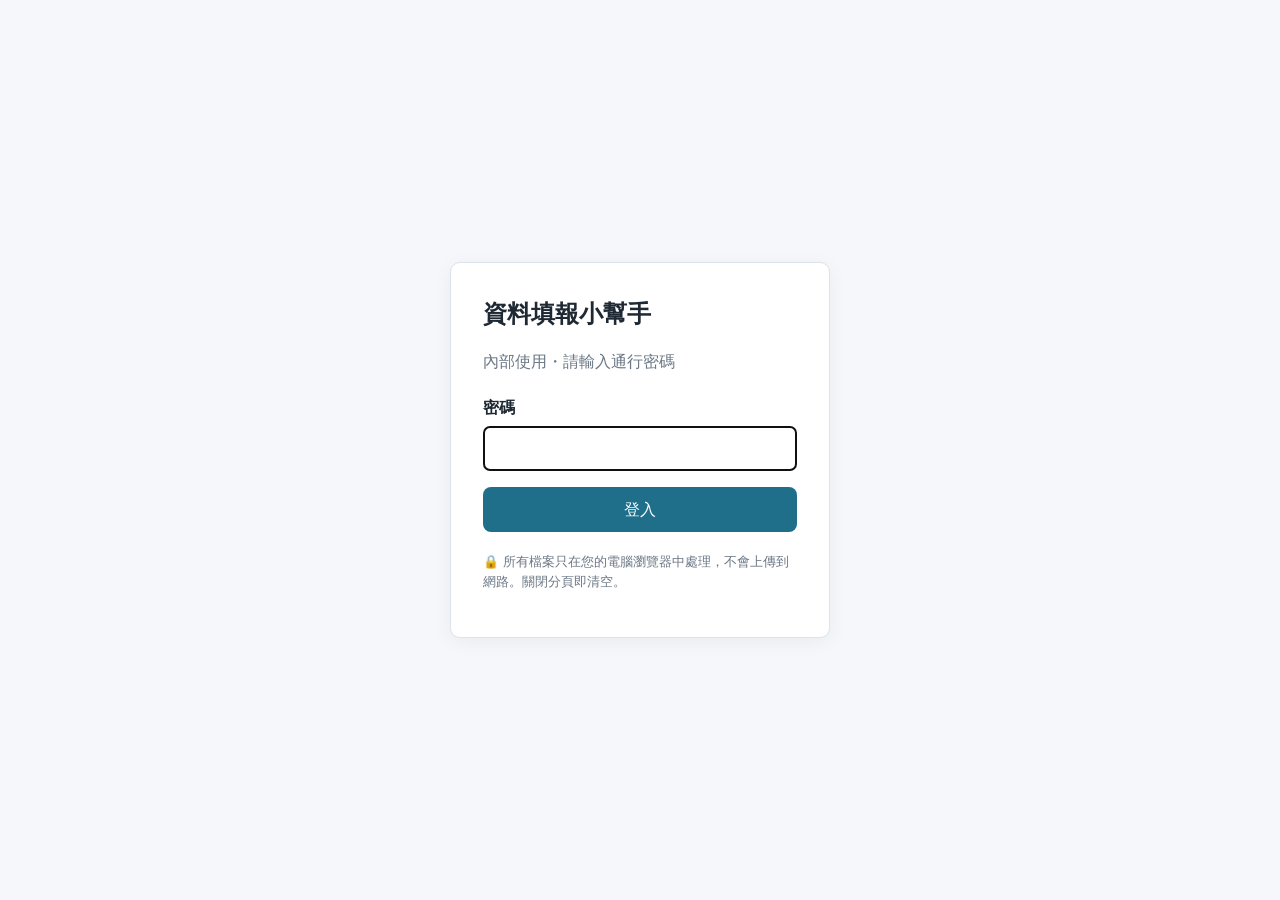
<file: index.html>
<!DOCTYPE html>
<html lang="zh-Hant-TW">
<head>
  <meta charset="UTF-8">
  <meta name="viewport" content="width=device-width, initial-scale=1.0">
  <!-- 不讓搜尋引擎收錄 -->
  <meta name="robots" content="noindex, nofollow">
  <!-- 安全政策：只能連線到本站自己（connect-src 'self'，供文字辨識模型載入），禁止傳到任何外部伺服器。
       wasm-unsafe-eval 讓本站 lib/tesseract 的辨識引擎（WebAssembly）可以執行。 -->
  <meta http-equiv="Content-Security-Policy"
        content="default-src 'self'; script-src 'self' 'wasm-unsafe-eval'; style-src 'self'; img-src 'self' data: blob:; connect-src 'self'; worker-src 'self' blob:; form-action 'none'; base-uri 'none'">
  <title>資料填報小幫手</title>
  <link rel="icon" href="data:,">
  <link rel="stylesheet" href="css/style.css">
</head>
<body>

  <!-- ===== 登入畫面 ===== -->
  <section id="login-view" class="login-view" hidden>
    <form id="login-form" class="login-card" autocomplete="off">
      <h1>資料填報小幫手</h1>
      <p class="muted">內部使用・請輸入通行密碼</p>
      <label for="password">密碼</label>
      <input id="password" type="password" required autofocus>
      <button type="submit" class="btn-primary">登入</button>
      <p id="login-error" class="error" hidden></p>
      <p class="note">🔒 所有檔案只在您的電腦瀏覽器中處理，不會上傳到網路。關閉分頁即清空。</p>
    </form>
  </section>

  <!-- ===== 主畫面（登入後顯示） ===== -->
  <div id="app-view" class="app-view" hidden>
    <header class="topbar">
      <div class="brand">資料填報小幫手</div>
      <nav id="tabs" class="tabs" role="tablist">
        <button class="tab active" data-tab="home" role="tab">首頁</button>
        <button class="tab" data-tab="teaching-clinic" role="tab">教學住診</button>
        <button class="tab" data-tab="outpatient" role="tab">教學門診</button>
        <button class="tab" data-tab="tutor" role="tab">導生座談</button>
        <button class="tab" data-tab="film" role="tab">全人電影</button>
      </nav>
      <div class="topbar-right">
        <span id="idle-timer" class="muted small"></span>
        <button id="clear-btn" class="btn-ghost" title="清除目前所有已匯入資料">清空資料</button>
        <button id="logout-btn" class="btn-ghost">登出</button>
      </div>
    </header>

    <main>
      <!-- 首頁 -->
      <section id="tab-home" class="tab-panel active">
        <h2>首頁</h2>
        <p class="muted">請選擇要處理的項目。每個分頁的資料分開計算，互不影響。</p>
        <div class="card-grid">
          <button class="feature-card" data-goto="teaching-clinic">
            <span class="card-tag">可使用</span>
            <h3>教學住診</h3>
            <p>以各單位<b>補助費申請單（PDF）</b>為基準，比對 rawdata；每位老師每週 1,000 元。</p>
          </button>
          <button class="feature-card" data-goto="outpatient">
            <span class="card-tag">可使用</span>
            <h3>教學門診</h3>
            <p>以各單位<b>補助費申請單（PDF／Word）</b>為基準，比對 rawdata；每位學員 500 元、每日上限 1,500 元。</p>
          </button>
          <button class="feature-card" data-goto="tutor">
            <span class="card-tag">可使用</span>
            <h3>導生座談</h3>
            <p>rawdata ＋ 手寫簽到簿：產生每月檢核狀態（V／院內）、餐費補助結報與重複申請清單。</p>
          </button>
          <button class="feature-card" data-goto="film">
            <span class="card-tag">可使用</span>
            <h3>全人電影</h3>
            <p>心得張貼 ＋ 票選資料：依規則重新計票（重複號碼只算一次），標出作者部門含「聯合」「台南」者，並附字數、AI 風格與複製參考。</p>
          </button>
          <div class="feature-card disabled">
            <span class="card-tag gray">規劃中</span>
            <h3>其他分頁</h3>
            <p>之後依需求新增。</p>
          </div>
        </div>

        <div class="info-box">
          <h4>🔒 資料安全說明</h4>
          <ul>
            <li>檔案只在本機瀏覽器記憶體中處理，<strong>不會傳送到任何伺服器</strong>（網頁已設定禁止對外連線）。</li>
            <li>不使用瀏覽器儲存空間保存資料；<strong>關閉或重新整理分頁即清空</strong>。</li>
            <li id="idle-note">閒置 <span id="idle-minutes"></span> 分鐘自動登出並清除資料。</li>
          </ul>
        </div>
      </section>

      <!-- 教學門住診 -->
      <section id="tab-teaching-clinic" class="tab-panel">
        <h2>教學住診</h2>

        <!-- ===== 教學住診 ===== -->
        <div id="ip-root">
          <div class="step">
            <h3>① 匯入檔案</h3>
            <p class="muted small">可一次拖入全部檔案，系統會自動分辨：
              <b>範本</b>（要填的名冊 .xlsx）、<b>rawdata</b>（含「課程rawdata」工作表的 .xlsx）、<b>申請單／紀錄表</b>（各單位教學住診補助費申請單、手寫住診教學紀錄表的掃描 PDF，可多個）。全部自動辨識，辨識不出的在下載的名冊以<b class="text-red">紅字</b>標示。<br><b>計費以申請單為基準</b>：只有申請單上列的才計費，rawdata 用來比對與取得卡號。</p>
            <label id="ip-dropzone" class="dropzone">
              <input id="ip-file" type="file" multiple accept=".xlsx,.pdf" hidden>
              <strong>拖曳檔案到這裡</strong>，或點擊選擇檔案
              <span class="muted small">.xlsx ・ .pdf</span>
            </label>
            <div id="ip-status" class="status-list"></div>
            <div class="settings">
              <label>月份 <input id="ip-month" type="month"></label>
              <label>計週方式
                <select id="ip-week-start">
                  <option value="1">週一 ～ 週日</option>
                  <option value="0">週日 ～ 週六</option>
                </select>
              </label>
              <span class="muted small">每週 1,000 元；同一週教學多天仍只算 1,000 元。</span>
            </div>
          </div>

          <div id="ip-app-step" class="step" hidden>
            <h3>② 申請單（PDF）辨識與比對</h3>
            <p class="muted small">自動轉正、辨識每一列的教學日期、主治醫師、學員，並與 rawdata 比對。無法辨識的列直接計入，在下載的名冊中以<b class="text-red">紅字</b>（卡號或金額空白）標示，請下載後人工核對。</p>
            <div id="ip-app"></div>
          </div>

          <div id="ip-pdf-step" class="step" hidden>
            <h3>②-2 手寫紀錄確認</h3>
            <p class="muted small">請對照影像輸入「指導教師」與「教學日」。輸入姓名後會自動從 rawdata 帶出卡號與單位；找不到時請手動填卡號。</p>
            <div id="ip-pdf-list" class="pdf-list"></div>
          </div>

          <div id="ip-result-step" class="step" hidden>
            <h3>③ 計算結果</h3>
            <div id="ip-stats" class="stats"></div>
            <div id="ip-warnings"></div>
            <div class="result-toolbar">
              <input id="ip-filter" type="search" placeholder="搜尋單位、卡號、姓名">
              <button id="ip-raw-download" class="btn-ghost">下載比對後的 rawdata（綠＝與申請單對到）</button>
              <button id="ip-download" class="btn-primary inline">下載填好的名冊 (.xlsx)</button>
            </div>
            <div class="table-wrap">
              <table class="file-table">
                <thead><tr><th>年</th><th>月</th><th>單位</th><th>卡號</th><th>姓名</th><th>金額</th><th>備註</th><th>教學日</th></tr></thead>
                <tbody id="ip-result"></tbody>
              </table>
            </div>
          </div>
        </div>
      </section>

      <!-- 教學門診 -->
      <section id="tab-outpatient" class="tab-panel">
        <h2>教學門診</h2>

        <!-- ===== 教學門診 ===== -->
        <div id="op-root">
          <div class="step">
            <h3>① 匯入檔案</h3>
            <p class="muted small">可一次拖入全部檔案：<b>範本</b>（教學門診名冊 .xlsx）、<b>rawdata</b>（含「課程rawdata」工作表的 .xlsx）、
              <b>申請單</b>（各單位的教學門診補助費申請單：掃描 PDF 或 Word .doc，可多個）。<br><b>計費以申請單為基準</b>：只有申請單上列的才計費，rawdata 用來比對與取得卡號。</p>
            <label id="op-dropzone" class="dropzone">
              <input id="op-file" type="file" multiple accept=".xlsx,.doc,.pdf" hidden>
              <strong>拖曳檔案到這裡</strong>，或點擊選擇檔案
              <span class="muted small">.xlsx ・ .pdf ・ .doc</span>
            </label>
            <div id="op-status" class="status-list"></div>
            <div class="settings">
              <label>月份 <input id="op-month" type="month"></label>
              <label class="check-inline"><input id="op-include-app" type="checkbox" checked>
                申請單有、系統沒有（或老師未評核）的學員也計入（紅字標示）</label>
              <span class="muted small">每位學員 500 元，每位老師每日上限 3 位（1,500 元）。</span>
            </div>
          </div>

          <div id="op-app-step" class="step" hidden>
            <h3>② 申請單（PDF）辨識與比對</h3>
            <p class="muted small">自動轉正、辨識每一列的日期、主治醫師、學員（含 Word 版一列多位學員、民國日期），並與 rawdata 比對。無法辨識的列直接計入，在下載的名冊中以<b class="text-red">紅字</b>（卡號或金額空白）標示，請下載後人工核對。</p>
            <div id="op-app"></div>
          </div>

          <div id="op-cmp-step" class="step" hidden>
            <h3>②-2 Word 申請單比對</h3>
            <p class="muted small">比對申請單上的老師與日期。「僅申請單」＝系統沒有已評核紀錄的學員；「僅系統」＝系統有、申請單沒列的學員。</p>
            <div id="op-cmp-summary" class="stats"></div>
            <div class="result-toolbar">
              <label class="check-inline"><input id="op-cmp-diff-only" type="checkbox" checked>只顯示有差異的</label>
            </div>
            <div class="table-wrap">
              <table class="file-table">
                <thead><tr><th>申請單位</th><th>主治醫師</th><th>卡號</th><th>日期</th><th>申請</th><th>系統</th><th>僅申請單</th><th>僅系統</th><th>狀態</th></tr></thead>
                <tbody id="op-cmp"></tbody>
              </table>
            </div>
          </div>

          <div id="op-result-step" class="step" hidden>
            <h3>③ 計算結果</h3>
            <div id="op-stats" class="stats"></div>
            <div id="op-warnings"></div>
            <div class="result-toolbar">
              <input id="op-filter" type="search" placeholder="搜尋單位、卡號、姓名">
              <button id="op-raw-download" class="btn-ghost">下載比對後的 rawdata（綠＝與申請單對到）</button>
              <button id="op-download" class="btn-primary inline">下載填好的名冊 (.xlsx)</button>
            </div>
            <div class="table-wrap">
              <table class="file-table">
                <thead><tr><th>年</th><th>月</th><th>單位</th><th>卡號</th><th>姓名</th><th>金額</th><th>備註</th></tr></thead>
                <tbody id="op-result"></tbody>
              </table>
            </div>
          </div>
        </div>
      </section>


      <!-- 導生座談 -->
      <section id="tab-tutor" class="tab-panel">
        <h2>導生座談</h2>
        <div class="subtabs">
          <button class="subtab active" data-sub="rate">導談完成率（rawdata）</button>
          <button class="subtab" data-sub="meal">簽到簿餐費（PDF）</button>
        </div>

        <!-- ===== 導談完成率：rawdata 填入原始統計檔 ===== -->
        <div data-subpanel="rate">
          <div class="step">
            <h3>① 匯入檔案</h3>
            <p class="muted small">拖入 <b>3 個 rawdata</b>（PGY／住院醫師／實習生 導生會談細項 .xlsx）與 <b>原始的導談完成率統計</b> .xlsx。
              程式會在統計檔各工作表（R檢核／PGY／C）的當月欄位填入「V」與座談日期，<b>只填空白格、不覆寫</b>，其餘內容與格式完全不動。</p>
            <label id="tf-dropzone" class="dropzone">
              <input id="tf-file" type="file" multiple accept=".xlsx" hidden>
              <strong>拖曳檔案到這裡</strong>，或點擊選擇檔案
              <span class="muted small">.xlsx</span>
            </label>
            <div id="tf-status" class="status-list"></div>
            <div class="settings"><label>只處理某月 <input id="tf-month" type="month"></label>
              <span class="muted small">留空＝依每筆的<b>座談日期</b>填入對應月份（全部月份）</span></div>
          </div>
          <div id="tf-result-step" class="step" hidden>
            <h3>② 填入結果</h3>
            <div id="tf-stats" class="stats"></div>
            <div id="tf-warnings"></div>
            <div class="table-wrap"><table class="file-table">
              <thead><tr><th>月份</th><th>工作表</th><th>月份欄</th><th>填入</th><th>已有資料</th><th>找不到欄位</th></tr></thead>
              <tbody id="tf-sheets"></tbody>
            </table></div>
            <div class="result-toolbar">
              <span class="muted small">下載的是原始統計檔＋本月填入的內容。</span>
              <button id="tf-download" class="btn-primary inline">下載填好的導談完成率 (.xlsx)</button>
            </div>
            <div id="tf-lists"></div>
          </div>
        </div>

        <!-- ===== 簽到簿餐費：PDF ===== -->
        <div data-subpanel="meal" hidden>
        <div class="step">
          <h3>① 匯入檔案</h3>
          <p class="muted small">可一次拖入全部檔案：<b>rawdata</b>（PGY／住院醫師／實習生 導生會談細項 .xlsx）、
            <b>導談完成率統計</b>（當作學員名冊 .xlsx）、<b>簽到簿</b>（.pdf，檔名含 PGY／R／實習生／臨培／青果森）。</p>
          <label id="tu-dropzone" class="dropzone">
            <input id="tu-file" type="file" multiple accept=".xlsx,.pdf" hidden>
            <strong>拖曳檔案到這裡</strong>，或點擊選擇檔案
            <span class="muted small">.xlsx ・ .pdf</span>
          </label>
          <div id="tu-status" class="status-list"></div>
          <div class="settings">
            <label>月份 <input id="tu-month" type="month"></label>
            <span class="muted small">V＝系統有紀錄；院內＝有簽到（美德耐＋青果森）；院外請自行填寫。</span>
          </div>
        </div>

        <div id="tu-sign-step" class="step" hidden>
          <h3>② 簽到簿自動辨識</h3>
          <div class="info-box small">程式會自動找出有手寫的列，以 PaddleOCR 手寫辨識（本機執行）讀取<b>日期、姓名、卡號、GSM</b>，再與名冊、rawdata 綜合比對（明顯領先者才採用；日期以系統座談日期補足）。
            辨識不出的列自動列入「無法辨識」，在下載的結果中以<b class="text-red">紅字</b>標示，請人工審核。
            <div id="tu-ocr-status" class="muted"></div></div>
          <div id="tu-pages"></div>
        </div>

        <div id="tu-result-step" class="step" hidden>
          <h3>③ 結果</h3>
          <div id="tu-stats" class="stats"></div>
          <div id="tu-warnings"></div>
          <div class="result-grid">
            <div>
              <h4>餐費補助</h4>
              <div class="table-wrap"><table class="file-table">
                <thead><tr><th>職類</th><th>原本人數</th><th>修正人數</th><th>單價</th><th>原本金額</th><th>修正金額</th></tr></thead>
                <tbody id="tu-meal"></tbody>
              </table></div>
            </div>
            <div>
              <h4>結報信件 <button id="tu-copy" class="btn-ghost small">複製</button></h4>
              <textarea id="tu-message" class="message-box" readonly rows="12"></textarea>
            </div>
          </div>
          <div id="tu-lists"></div>
          <h4>檢核結果（與下載檔相同）</h4>
          <div class="result-toolbar">
            <input id="tu-filter" type="search" placeholder="搜尋類別、單位、卡號、姓名、導師">
            <label class="check-inline"><input id="tu-only-status" type="checkbox" checked>只顯示本月有狀態的</label>
            <button id="tu-download" class="btn-ghost">下載結果明細 (.xlsx)</button>
            <button id="tu-fill-download" class="btn-primary inline">下載填好「院內」的導談完成率 (.xlsx)</button>
          </div>
          <p class="muted small">「填好院內」：在匯入的導談完成率統計檔（可用①下載的檔案）當月欄位寫入「院內」；空白或原為 V 才寫，
            簽到但系統無紀錄者紅底白字；院外／外訓等手動內容不覆寫。</p>
          <div id="tu-fill-report"></div>
          <div class="table-wrap">
            <table class="file-table">
              <thead><tr><th>類別</th><th>名冊工作表</th><th>名冊列號</th><th>單位</th><th>卡號</th><th>姓名</th><th>導師</th><th>狀態</th><th>座談日期</th><th>系統筆數</th><th>簽到來源</th><th>備註</th></tr></thead>
              <tbody id="tu-result"></tbody>
            </table>
          </div>
        </div>
        </div><!-- /簽到簿餐費 -->
      </section>

      <!-- 全人電影 -->
      <section id="tab-film" class="tab-panel">
        <h2>全人電影</h2>
        <div class="step">
          <h3>① 匯入檔案</h3>
          <p class="muted small">拖入 <b>心得張貼</b>（工作表 101-200、201-300…；A 編號、B 心得、C 作者）與 <b>票選資料</b>（含「符合票選資格」工作表）兩個 .xlsx，系統自動分辨。</p>
          <label id="fm-dropzone" class="dropzone">
            <input id="fm-file" type="file" multiple accept=".xlsx" hidden>
            <strong>拖曳檔案到這裡</strong>，或點擊選擇檔案
            <span class="muted small">.xlsx</span>
          </label>
          <div id="fm-status" class="status-list"></div>
          <div class="settings">
            <label>標示部門含 <input id="fm-keywords" type="text" value="聯合、台南、臺南"></label>
            <span class="muted small">多個關鍵字用頓號或逗號分隔。</span>
          </div>
          <div class="info-box small">
            <b>計票規則</b>：直接解析每張票的<b>原始填答</b>（不用 Excel 已切好的三欄，那三欄常切錯）。
            全形數字、頓號、全形逗號、換行、「1.」「2，」序號都能處理；連在一起的號碼（如 103106108）自動切開。
            只算心得檔裡真的有心得的編號；<b>同一張票重複的號碼只算一次</b>；每張票最多 3 票。<br>
            <b>部門對照</b>：以心得作者姓名對照「符合票選資格」的姓名取得部門，找不到再查其他名單工作表（如 Sheet1）。只用姓名比對，同名者請人工確認。<br>
            <b>字數與 AI 風格（僅供參考，不能當作認定依據）</b>：字數只算中文字。不足 100 字的心得格填<span class="film-legend film-short">綠色</span>。
            不足 60 字為「無法判斷」。其餘評分：AI 常見句型（如「不只是…更是」「不是…而是」、說教式收尾、總結語、文藝套語）、
            段落長度很平均、有標題或條列、評論腔用語、書面標點、含英文片名或導演演員全名等資料、篇幅長會加分；
            口語用詞、非標準標點、個人經驗會減分。7 分以上<span class="film-legend film-lv-high">高</span>、4 分以上<span class="film-legend film-lv-mid">中</span>、其餘低；
            不足 150 字最高只判中。判斷依據欄會列出每篇加減分的理由。
            心得之間有大段相同文字（佔較短一篇一半以上）者，在「複製參考」以<span class="film-legend film-copy">紫色</span>列出對方編號（最多 4 篇）。
          </div>
        </div>

        <div id="fm-result-step" class="step" hidden>
          <h3>② 結果</h3>
          <div id="fm-stats" class="stats"></div>
          <div id="fm-warnings"></div>
          <div class="result-toolbar">
            <input id="fm-filter" type="search" placeholder="搜尋編號、作者、部門、心得內容、判斷依據">
            <label>顯示
              <select id="fm-show">
                <option value="all">全部</option>
                <option value="short">不足 100 字</option>
                <option value="ai">AI 風格 中／高</option>
                <option value="high">AI 風格 高</option>
                <option value="copy">與他人有相同段落</option>
              </select>
            </label>
            <label class="check-inline"><input id="fm-only-flag" type="checkbox"><span id="fm-only-flag-label">只顯示標示者</span></label>
            <button id="fm-download" class="btn-primary inline">下載心得票數 (.xlsx)</button>
          </div>
          <div class="table-wrap">
            <table class="file-table">
              <thead><tr><th>編號</th><th>心得</th><th>心得作者</th><th>票數</th><th>部門（對照02）</th><th id="fm-flag-head">標示</th><th>對照說明</th><th>AI風格參考</th><th>判斷依據（僅供參考）</th><th>網路/他人複製參考</th></tr></thead>
              <tbody id="fm-result"></tbody>
            </table>
          </div>
          <details class="film-details">
            <summary>有特別處理的選票（<span id="fm-ballot-count">0</span> 張；完整明細在下載檔「計票明細」）</summary>
            <div class="table-wrap">
              <table class="file-table">
                <thead><tr><th>原始列號</th><th>帳號</th><th>姓名</th><th>原始填答</th><th>有效票</th><th>處理說明</th></tr></thead>
                <tbody id="fm-ballots"></tbody>
              </table>
            </div>
          </details>
        </div>
      </section>

      <!-- 影像放大檢視 -->
      <div id="img-viewer" class="img-viewer" hidden><img alt="手寫紀錄"></div>
    </main>
  </div>

  <!-- 函式庫皆放在本站 lib/，不連外部網路 -->
  <script src="lib/xlsx.full.min.js"></script>
  <script src="lib/exceljs.min.js"></script>
  <script src="lib/pdf.min.js"></script>
  <script src="js/core/inpatient-calc.js"></script>
  <script src="js/core/inpatient-fill.js"></script>
  <script src="js/core/doc-reader.js"></script>
  <script src="js/core/outpatient-calc.js"></script>
  <script src="js/core/tutor-calc.js"></script>
  <script src="lib/jszip.min.js"></script>
  <script src="js/core/tutor-fill.js"></script>
  <script src="js/core/sheet-detect.js"></script>
  <script src="js/core/s2t.js"></script>
  <script src="js/core/app-form.js"></script>
  <script src="js/core/film-calc.js"></script>
  <script src="lib/tesseract/tesseract.min.js"></script>
  <script src="lib/onnx/ort.min.js"></script>
  <script src="js/core/paddle-rec.js"></script>
  <script src="js/auth.js"></script>
  <script src="js/app.js"></script>
  <script src="js/tabs/app-pdf.js"></script>
  <script src="js/tabs/teaching-clinic.js"></script>
  <script src="js/tabs/outpatient.js"></script>
  <script src="js/tabs/tutor.js"></script>
  <script src="js/tabs/tutor-fill.js"></script>
  <script src="js/tabs/film.js"></script>
</body>
</html>
</file>
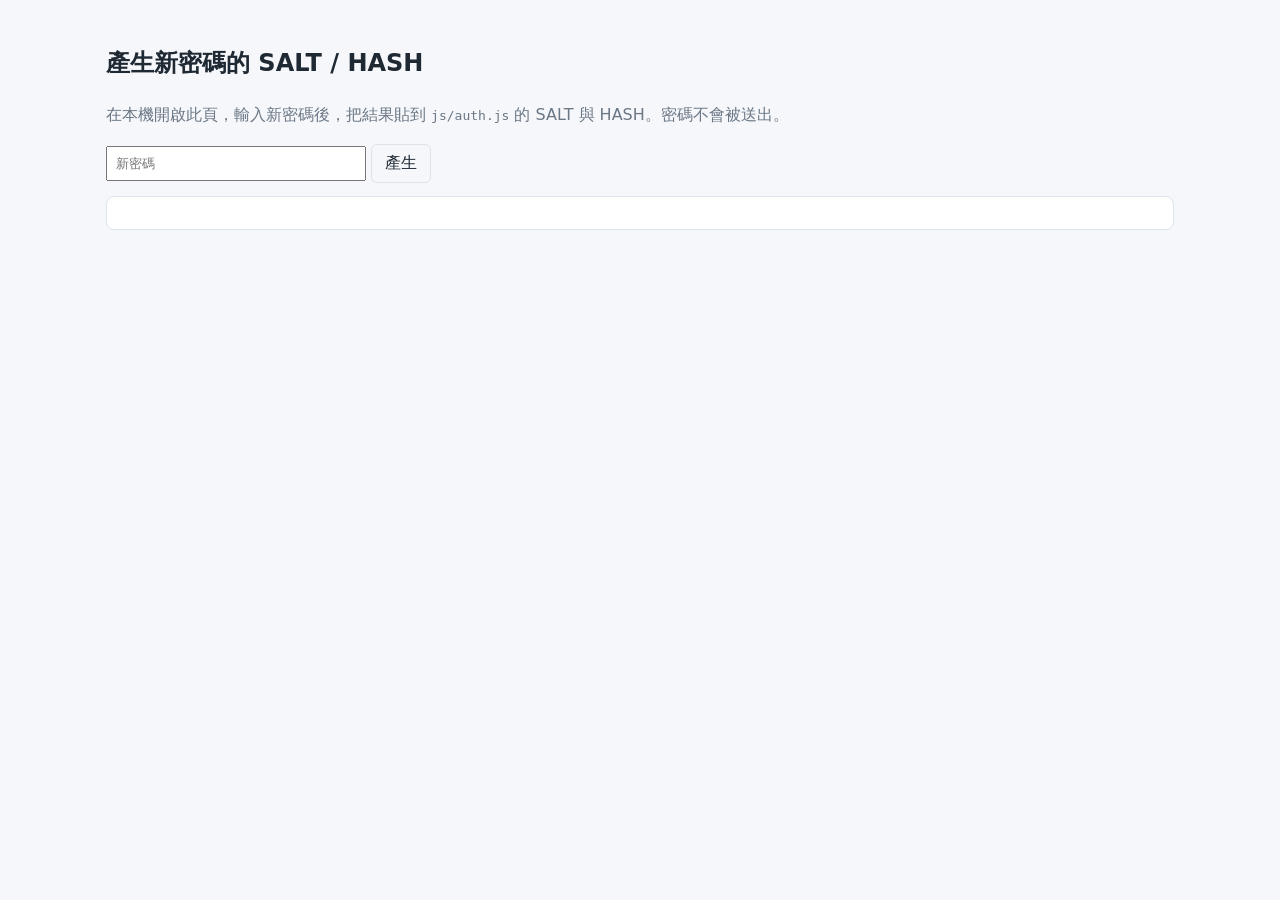
<file: tools/make-hash.html>
<!DOCTYPE html>
<html lang="zh-Hant-TW">
<head>
  <meta charset="UTF-8">
  <meta name="viewport" content="width=device-width, initial-scale=1.0">
  <meta name="robots" content="noindex, nofollow">
  <title>產生密碼雜湊</title>
  <link rel="stylesheet" href="../css/style.css">
</head>
<body>
  <main>
    <h2>產生新密碼的 SALT / HASH</h2>
    <p class="muted">在本機開啟此頁，輸入新密碼後，把結果貼到 <code>js/auth.js</code> 的 SALT 與 HASH。密碼不會被送出。</p>
    <input id="pw" type="password" placeholder="新密碼" style="padding:.5rem;width:260px">
    <button id="go" class="btn-ghost">產生</button>
    <pre id="out" style="background:#fff;padding:1rem;border:1px solid #dde3ea;border-radius:8px;white-space:pre-wrap"></pre>
  </main>
  <script src="../js/auth.js"></script>
  <script src="make-hash.js"></script>
</body>
</html>
</file>
<file: css/style.css>
:root {
  --bg: #f5f7fa;
  --surface: #ffffff;
  --text: #1f2933;
  --muted: #6b7785;
  --border: #dde3ea;
  --primary: #1f6f8b;
  --primary-hover: #185a71;
  --accent-bg: #e8f3f7;
  --danger: #c0392b;
  --radius: 10px;
}

* {
  box-sizing: border-box;
}
html,
body {
  margin: 0;
}
body {
  font-family: "Microsoft JhengHei", "Noto Sans TC", system-ui, sans-serif;
  background: var(--bg);
  color: var(--text);
  line-height: 1.6;
}
[hidden] {
  display: none !important;
}
.muted {
  color: var(--muted);
}
.small {
  font-size: 0.85rem;
}
.error {
  color: var(--danger);
  margin: 0.5rem 0 0;
}

button {
  font: inherit;
  cursor: pointer;
}
.btn-primary {
  background: var(--primary);
  color: #fff;
  border: 0;
  padding: 0.6rem 1rem;
  border-radius: 8px;
  width: 100%;
  margin-top: 1rem;
}
.btn-primary:hover {
  background: var(--primary-hover);
}
.btn-ghost {
  background: transparent;
  border: 1px solid var(--border);
  color: var(--text);
  padding: 0.35rem 0.8rem;
  border-radius: 6px;
}
.btn-ghost:hover {
  background: var(--accent-bg);
}

/* ---- 登入 ---- */
.login-view {
  min-height: 100vh;
  display: grid;
  place-items: center;
  padding: 16px;
}
.login-card {
  background: var(--surface);
  border: 1px solid var(--border);
  border-radius: var(--radius);
  padding: 2rem;
  width: 100%;
  max-width: 380px;
  box-shadow: 0 4px 20px rgba(0, 0, 0, 0.05);
}
.login-card h1 {
  margin: 0 0 0.25rem;
  font-size: 1.5rem;
}
.login-card label {
  display: block;
  margin-top: 1.25rem;
  font-weight: 600;
}
.login-card input {
  width: 100%;
  padding: 0.55rem 0.7rem;
  margin-top: 0.35rem;
  border: 1px solid var(--border);
  border-radius: 6px;
  font: inherit;
}
.note {
  font-size: 0.8rem;
  color: var(--muted);
  margin-top: 1.25rem;
}

/* ---- 頂部列與分頁 ---- */
.topbar {
  position: sticky;
  top: 0;
  z-index: 10;
  display: flex;
  align-items: center;
  gap: 1rem;
  flex-wrap: wrap;
  background: var(--surface);
  border-bottom: 1px solid var(--border);
  padding: 0.5rem 16px;
}
.brand {
  font-weight: 700;
  color: var(--primary);
}
.tabs {
  display: flex;
  gap: 0.25rem;
  flex: 1;
  overflow-x: auto;
}
.tab {
  background: none;
  border: 0;
  padding: 0.5rem 0.9rem;
  border-radius: 6px;
  color: var(--muted);
  white-space: nowrap;
}
.tab:hover {
  background: var(--accent-bg);
}
.tab.active {
  background: var(--primary);
  color: #fff;
}
.topbar-right {
  display: flex;
  align-items: center;
  gap: 0.5rem;
}

main {
  max-width: 1100px;
  margin: 0 auto;
  padding: 1.5rem 16px 3rem;
}
.tab-panel {
  display: none;
}
.tab-panel.active {
  display: block;
}
.tab-panel h2 {
  margin-top: 0;
}

/* ---- 首頁卡片 ---- */
.card-grid {
  display: grid;
  gap: 1rem;
  grid-template-columns: repeat(auto-fill, minmax(240px, 1fr));
  margin: 1.25rem 0 2rem;
}
.feature-card {
  text-align: left;
  background: var(--surface);
  border: 1px solid var(--border);
  border-radius: var(--radius);
  padding: 1.25rem;
  color: inherit;
}
button.feature-card:hover {
  border-color: var(--primary);
  box-shadow: 0 2px 10px rgba(31, 111, 139, 0.12);
}
.feature-card h3 {
  margin: 0.5rem 0 0.25rem;
}
.feature-card p {
  margin: 0;
  color: var(--muted);
  font-size: 0.9rem;
}
.feature-card.disabled {
  opacity: 0.6;
}
.card-tag {
  font-size: 0.75rem;
  background: var(--accent-bg);
  color: var(--primary);
  padding: 0.1rem 0.5rem;
  border-radius: 99px;
}
.card-tag.gray {
  background: #eceff2;
  color: var(--muted);
}

.info-box {
  background: var(--accent-bg);
  border-radius: var(--radius);
  padding: 1rem 1.25rem;
}
.info-box h4 {
  margin: 0 0 0.5rem;
}
.info-box ul {
  margin: 0;
  padding-left: 1.25rem;
}

/* ---- 匯入區 ---- */
.dropzone {
  display: flex;
  flex-direction: column;
  align-items: center;
  gap: 0.25rem;
  border: 2px dashed var(--border);
  border-radius: var(--radius);
  background: var(--surface);
  padding: 2rem 1rem;
  text-align: center;
  cursor: pointer;
  margin: 1rem 0;
}
.dropzone.dragover,
.dropzone:hover {
  border-color: var(--primary);
  background: var(--accent-bg);
}

.file-table {
  width: 100%;
  border-collapse: collapse;
  background: var(--surface);
  border: 1px solid var(--border);
  border-radius: var(--radius);
  overflow: hidden;
}
.file-table th,
.file-table td {
  padding: 0.55rem 0.75rem;
  border-bottom: 1px solid var(--border);
  text-align: left;
}
.file-table th {
  background: #f0f3f6;
  font-weight: 600;
  font-size: 0.9rem;
}
.file-table tr.empty td {
  color: var(--muted);
  text-align: center;
}

@media (max-width: 640px) {
  .topbar-right {
    width: 100%;
    justify-content: flex-end;
  }
  .file-table th:nth-child(3),
  .file-table td:nth-child(3) {
    display: none;
  }
}

/* ---- 子分頁 ---- */
.subtabs {
  display: flex;
  gap: 0.25rem;
  border-bottom: 1px solid var(--border);
  margin-bottom: 1rem;
}
.subtab {
  background: none;
  border: 0;
  border-bottom: 3px solid transparent;
  padding: 0.5rem 1rem;
  color: var(--muted);
}
.subtab.active {
  color: var(--primary);
  border-bottom-color: var(--primary);
  font-weight: 600;
}
.subtab:disabled {
  cursor: not-allowed;
  opacity: 0.6;
}

/* ---- 步驟區塊 ---- */
.step {
  background: var(--surface);
  border: 1px solid var(--border);
  border-radius: var(--radius);
  padding: 1rem 1.25rem;
  margin-bottom: 1rem;
}
.step h3 {
  margin: 0 0 0.25rem;
}
.step .dropzone {
  margin: 0.75rem 0;
}

.status-list {
  display: grid;
  gap: 0.35rem;
}
.status-item {
  display: flex;
  align-items: center;
  gap: 0.5rem;
  flex-wrap: wrap;
}
.status-item .dot {
  width: 0.6rem;
  height: 0.6rem;
  border-radius: 50%;
  background: #c8d0d8;
  flex: none;
}
.status-item.ok .dot {
  background: #2e9d5b;
}
.status-item.busy .dot {
  background: #e0a100;
  animation: pulse 1s infinite;
}
@keyframes pulse {
  50% {
    opacity: 0.3;
  }
}

.settings {
  display: flex;
  align-items: center;
  gap: 1rem;
  flex-wrap: wrap;
  margin-top: 0.75rem;
}
select,
.pdf-fields input,
.result-toolbar input[type="search"] {
  font: inherit;
  padding: 0.3rem 0.5rem;
  border: 1px solid var(--border);
  border-radius: 6px;
}

/* ---- 手寫紀錄 ---- */
.pdf-list {
  display: grid;
  gap: 0.75rem;
  margin-top: 0.75rem;
}
.pdf-card {
  display: grid;
  grid-template-columns: minmax(0, 3fr) minmax(220px, 2fr);
  gap: 1rem;
  border: 1px solid var(--border);
  border-radius: 8px;
  padding: 0.75rem;
}
.pdf-card.excluded {
  opacity: 0.5;
}
.pdf-card img {
  width: 100%;
  border: 1px solid var(--border);
  border-radius: 4px;
  cursor: zoom-in;
}
.pdf-fields {
  display: grid;
  gap: 0.35rem;
  align-content: start;
}
.pdf-fields label {
  display: grid;
  grid-template-columns: 4.5em 1fr;
  align-items: center;
  gap: 0.5rem;
}
.pdf-fields label.check {
  display: flex;
}
.problem {
  color: var(--danger);
}

.img-viewer {
  position: fixed;
  inset: 0;
  z-index: 100;
  background: rgba(0, 0, 0, 0.75);
  display: grid;
  place-items: center;
  padding: 16px;
  cursor: zoom-out;
  overflow: auto;
}
.img-viewer img {
  max-width: min(900px, 100%);
  background: #fff;
}

/* ---- 結果 ---- */
.stats {
  display: flex;
  gap: 0.75rem;
  flex-wrap: wrap;
  margin: 0.75rem 0;
}
.stat {
  background: var(--accent-bg);
  border-radius: 8px;
  padding: 0.5rem 0.9rem;
  min-width: 110px;
}
.stat span {
  display: block;
  font-size: 0.8rem;
  color: var(--muted);
}
.stat b {
  font-size: 1.3rem;
}
.stat.muted-stat {
  background: #f0f3f6;
}
.warn {
  background: #fff6e0;
  border: 1px solid #f0d58a;
  border-radius: 6px;
  padding: 0.4rem 0.75rem;
  margin-bottom: 0.4rem;
  font-size: 0.9rem;
}
.result-toolbar {
  display: flex;
  gap: 0.75rem;
  align-items: center;
  flex-wrap: wrap;
  margin: 0.75rem 0;
}
.result-toolbar input[type="search"] {
  flex: 1;
  min-width: 180px;
}
.btn-primary.inline {
  width: auto;
  margin-top: 0;
}
.btn-primary:disabled {
  opacity: 0.6;
  cursor: wait;
}
.table-wrap {
  overflow-x: auto;
}
.file-table td.num {
  text-align: right;
  font-variant-numeric: tabular-nums;
}
#ip-result td:not(.days),
.file-table th {
  white-space: nowrap;
}
#ip-result td.days {
  min-width: 12rem;
}
.file-table tr.row-warn td {
  background: #fff6e0;
}

@media (max-width: 720px) {
  .pdf-card {
    grid-template-columns: 1fr;
  }
}

/* ---- 教學門診 ---- */
.check-inline {
  display: inline-flex;
  align-items: center;
  gap: 0.4rem;
}
.badge {
  display: inline-block;
  padding: 0.05rem 0.5rem;
  border-radius: 99px;
  font-size: 0.8rem;
  white-space: nowrap;
}
.badge.ok {
  background: #e3f4ea;
  color: #1e7a45;
}
.badge.diff {
  background: #fff1d6;
  color: #8a5a00;
}
.badge.bad {
  background: #fde5e2;
  color: var(--danger);
}
#op-result td:not(.days),
#op-cmp td {
  white-space: nowrap;
}
#op-result td.days {
  min-width: 14rem;
  white-space: normal;
}
.card-input {
  font: inherit;
  padding: 0.2rem 0.4rem;
  border: 1px solid var(--danger);
  border-radius: 4px;
}
.text-red {
  color: #d10000;
}
.file-table tr.row-red td {
  color: #d10000;
}

/* ---- 導生座談 ---- */
.sign-page {
  display: grid;
  grid-template-columns: minmax(0, 1fr) minmax(0, 1.15fr);
  gap: 1rem;
  border: 1px solid var(--border);
  border-radius: 8px;
  padding: 0.75rem;
  margin-top: 0.75rem;
}
.sign-page img {
  width: 100%;
  border: 1px solid var(--border);
  border-radius: 4px;
  cursor: zoom-in;
  align-self: start;
}
.sign-head {
  display: flex;
  justify-content: space-between;
  align-items: center;
  gap: 0.5rem;
  flex-wrap: wrap;
  margin-bottom: 0.5rem;
}
.sign-table {
  width: 100%;
  border-collapse: collapse;
  margin-bottom: 0.5rem;
}
.sign-table th {
  font-size: 0.8rem;
  color: var(--muted);
  text-align: left;
  padding: 0.2rem;
}
.sign-table td {
  padding: 0.15rem 0.2rem;
  vertical-align: middle;
}
.sign-table input:not([type="checkbox"]) {
  font: inherit;
  width: 100%;
  padding: 0.2rem 0.35rem;
  border: 1px solid var(--border);
  border-radius: 4px;
}
.sign-table tr.row-warn td {
  background: #fff6e0;
}
.result-grid {
  display: grid;
  grid-template-columns: repeat(auto-fit, minmax(320px, 1fr));
  gap: 1rem;
  margin: 0.5rem 0 1rem;
}
.message-box {
  width: 100%;
  font: inherit;
  font-size: 0.9rem;
  padding: 0.5rem;
  border: 1px solid var(--border);
  border-radius: 6px;
  resize: vertical;
}
.red-tag {
  background: #ff0000;
  color: #fff;
  font-weight: 700;
  padding: 0.05rem 0.4rem;
  border-radius: 3px;
}
.plain-list {
  margin: 0.25rem 0 1rem;
  padding-left: 1.25rem;
}
#tu-result td {
  white-space: nowrap;
}
@media (max-width: 900px) {
  .sign-page {
    grid-template-columns: 1fr;
  }
}
.dup-table tr.group-start td { border-top: 2px solid var(--border); }
.dup-table tr.row-dropped td:not([rowspan]) { color: var(--muted); text-decoration: line-through; }
.dup-table tr.row-dropped td:last-child { text-decoration: none; }
.sign-table input.auto-filled { background: #fff3c4; border-color: #e0b400; }
.sign-table tr.strip-row td { padding: .5rem .2rem 0; }
.sign-table tr.strip-row img { width: 100%; max-height: 70px; object-fit: contain; object-position: left; border: 1px solid var(--border); border-radius: 4px; background: #fff; }
.cand { font: inherit; font-size: .78rem; margin: .1rem .2rem 0 0; padding: .05rem .4rem; border: 1px solid var(--primary); color: var(--primary); background: var(--surface); border-radius: 99px; cursor: pointer; }
.cand:hover { background: var(--accent-bg); }
.file-table tr.total-row td { font-weight: 700; border-top: 2px solid var(--border); background: #f7f9fb; }

/* ---- 全人電影 ---- */
#fm-keywords {
  width: 14rem;
}
#fm-result td,
#fm-ballots td {
  vertical-align: top;
}
.file-table td.film-text {
  min-width: 18rem;
  max-width: 32rem;
}
.film-text .clamp {
  display: -webkit-box;
  -webkit-line-clamp: 3;
  line-clamp: 3;
  -webkit-box-orient: vertical;
  overflow: hidden;
}
.file-table td.film-raw {
  max-width: 22rem;
  white-space: pre-wrap;
  word-break: break-all;
}
.film-details {
  margin-top: 1rem;
}
.film-details summary {
  cursor: pointer;
  font-weight: 600;
}
.file-table tr td.film-short, .film-legend.film-short { background: #c6efce; }
.file-table tr td.film-lv-mid, .film-legend.film-lv-mid { background: #ddebf7; }
.file-table tr td.film-lv-high, .film-legend.film-lv-high { background: #f8cbad; }
.file-table tr td.film-copy, .film-legend.film-copy { background: #e4dfec; }
.film-legend { padding: 0 0.3rem; border-radius: 3px; }
.file-table td.film-reason { min-width: 12rem; max-width: 20rem; white-space: normal; }
.stat.film-short-stat { background: #c6efce; }
.stat.film-high-stat { background: #f8cbad; }
.stat.film-mid-stat { background: #ddebf7; }
.stat.film-copy-stat { background: #e4dfec; }
</file>
